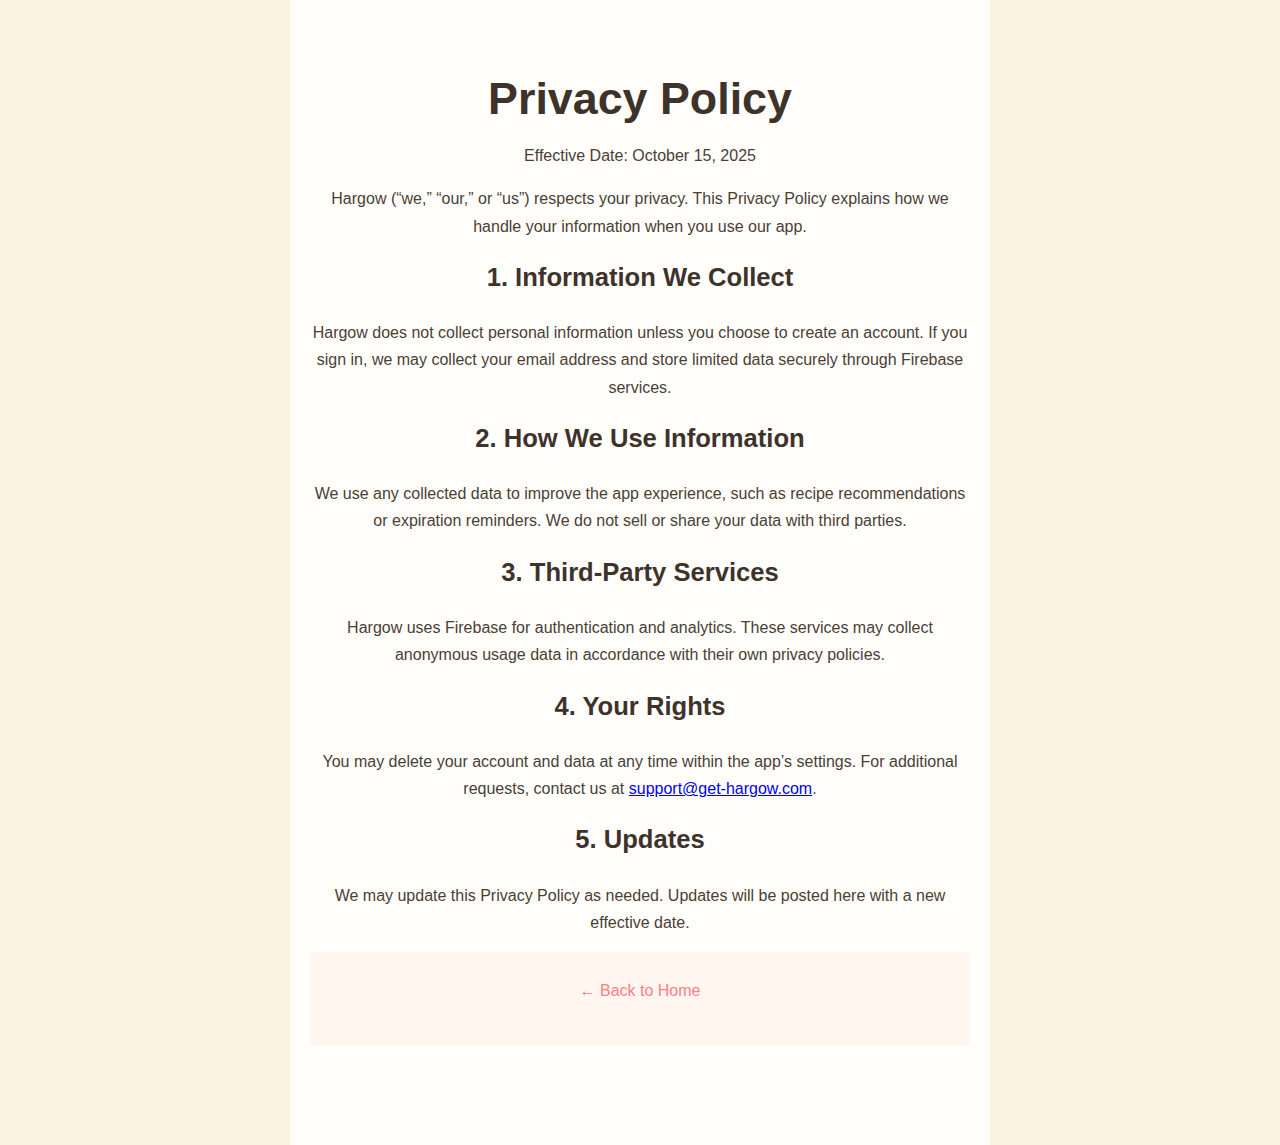
<file: privacy.html>
<!DOCTYPE html>
<html lang="en">
<head>
  <meta charset="UTF-8" />
  <meta name="viewport" content="width=device-width, initial-scale=1.0" />
  <title>Privacy Policy | Hargow</title>
  <link rel="stylesheet" href="css/style.css" />
</head>
<body>
  <main class="content narrow">
    <h1>Privacy Policy</h1>
    <p>Effective Date: October 15, 2025</p>

    <p>
      Hargow (“we,” “our,” or “us”) respects your privacy. This Privacy Policy explains how we handle your information when you use our app.
    </p>

    <h2>1. Information We Collect</h2>
    <p>
      Hargow does not collect personal information unless you choose to create an account. If you sign in, we may collect your email address and store limited data securely through Firebase services.
    </p>

    <h2>2. How We Use Information</h2>
    <p>
      We use any collected data to improve the app experience, such as recipe recommendations or expiration reminders. We do not sell or share your data with third parties.
    </p>

    <h2>3. Third-Party Services</h2>
    <p>
      Hargow uses Firebase for authentication and analytics. These services may collect anonymous usage data in accordance with their own privacy policies.
    </p>

    <h2>4. Your Rights</h2>
    <p>
      You may delete your account and data at any time within the app’s settings. For additional requests, contact us at
      <a href="mailto:support@get-hargow.com">support@get-hargow.com</a>.
    </p>

    <h2>5. Updates</h2>
    <p>
      We may update this Privacy Policy as needed. Updates will be posted here with a new effective date.
    </p>

    <footer>
      <p><a href="index.html">← Back to Home</a></p>
    </footer>
  </main>
</body>
</html>
</file>
<file: css/style.css>
/* RESET */
* {
  margin: 0;
  padding: 0;
  box-sizing: border-box;
}

/* BASE */
body {
  font-family: "Poppins", "Nunito", sans-serif;
  background-color: #faf3e0;
  color: #3e332b;
  line-height: 1.7;
  display: flex;
  flex-direction: column;
  min-height: 100vh;
}

/* HERO SECTION */
header.hero {
  text-align: center;
  padding: 100px 20px 80px;
  background: linear-gradient(180deg, #fff3f3 0%, #fff6e9 100%);
}

.logo {
  width: 1360px;
  max-width: 80%;
  height: auto;
  margin-bottom: 24px;
  animation: floaty 3.5s ease-in-out infinite;
}

@keyframes floaty {
  0%, 100% { transform: translateY(0); }
  50% { transform: translateY(-8px); }
}

h1 {
  font-size: 2.8rem;
  font-weight: 700;
  color: #3e332b;
  margin-bottom: 6px;
}

.tagline {
  font-size: 1.25rem;
  color: #ff7e86;
  margin-bottom: 36px;
  letter-spacing: 0.5px;
}

/* BUTTON */
.button {
  display: inline-block;
  padding: 14px 36px;
  background-color: #ffb6b9;
  color: white;
  border-radius: 50px;
  text-decoration: none;
  font-weight: 600;
  font-size: 1rem;
  transition: all 0.2s ease;
}

.button:hover {
  background-color: #ff9da2;
  transform: translateY(-2px);
}

.button.disabled {
  cursor: default;
  opacity: 0.85;
}

/* MAIN CONTENT */
main {
  flex: 1;
  text-align: center;
  padding: 60px 20px 100px;
  background-color: #fffefb;
}

.content {
  max-width: 700px;
  margin: 0 auto;
}

.content h2 {
  font-size: 1.6rem;
  margin-bottom: 20px;
  color: #3e332b;
}

.content p {
  font-size: 1rem;
  margin-bottom: 16px;
  color: #4a3f35;
}

/* FOOTER */
footer {
  text-align: center;
  padding: 25px 10px;
  background-color: #fff7f0;
  font-size: 0.9rem;
  color: #4a3f35;
}

footer a {
  color: #ff7e86;
  text-decoration: none;
  font-weight: 500;
}

footer a:hover {
  text-decoration: underline;
}

/* RESPONSIVE */
@media (max-width: 600px) {
  h1 {
    font-size: 2.2rem;
  }
  .tagline {
    font-size: 1rem;
  }
  .button {
    padding: 12px 28px;
    font-size: 0.95rem;
  }
  .content {
    padding: 0 15px;
  }
  .logo {
    width: 260px;
  }
}
</file>
